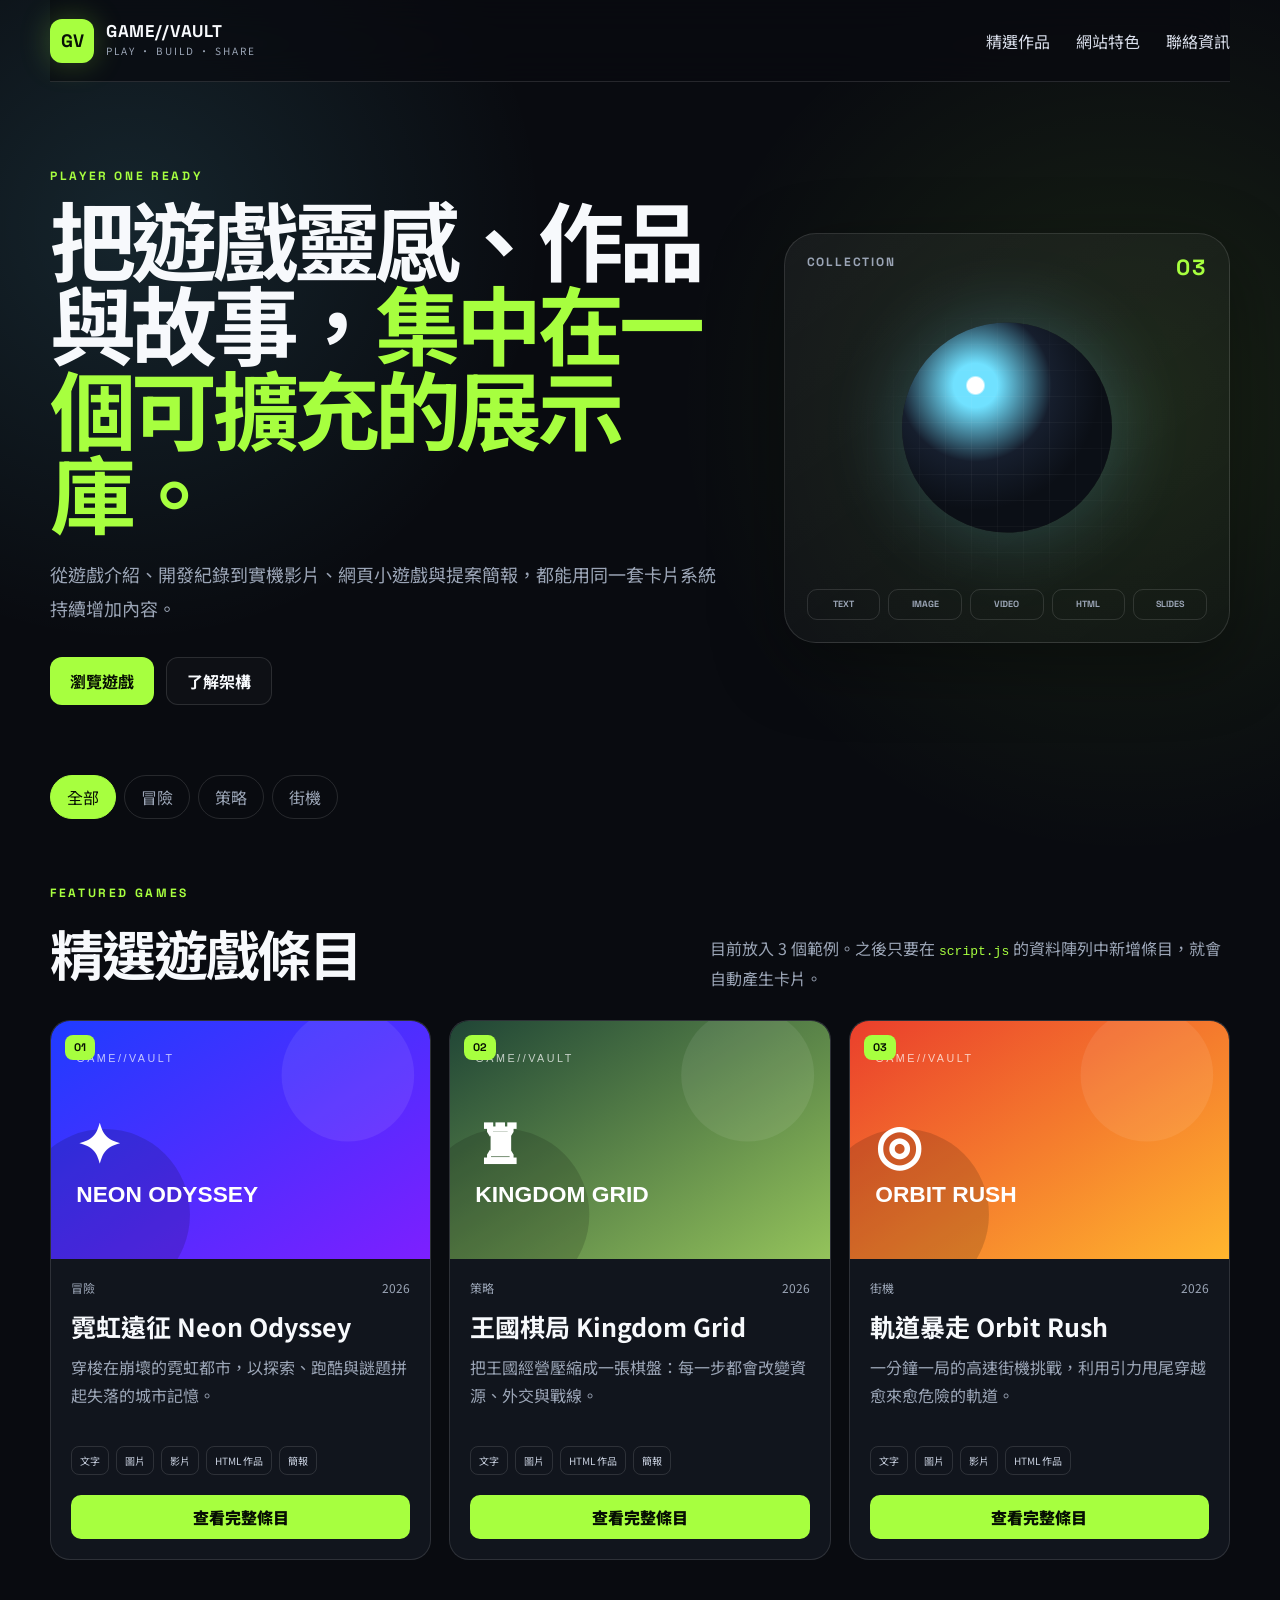
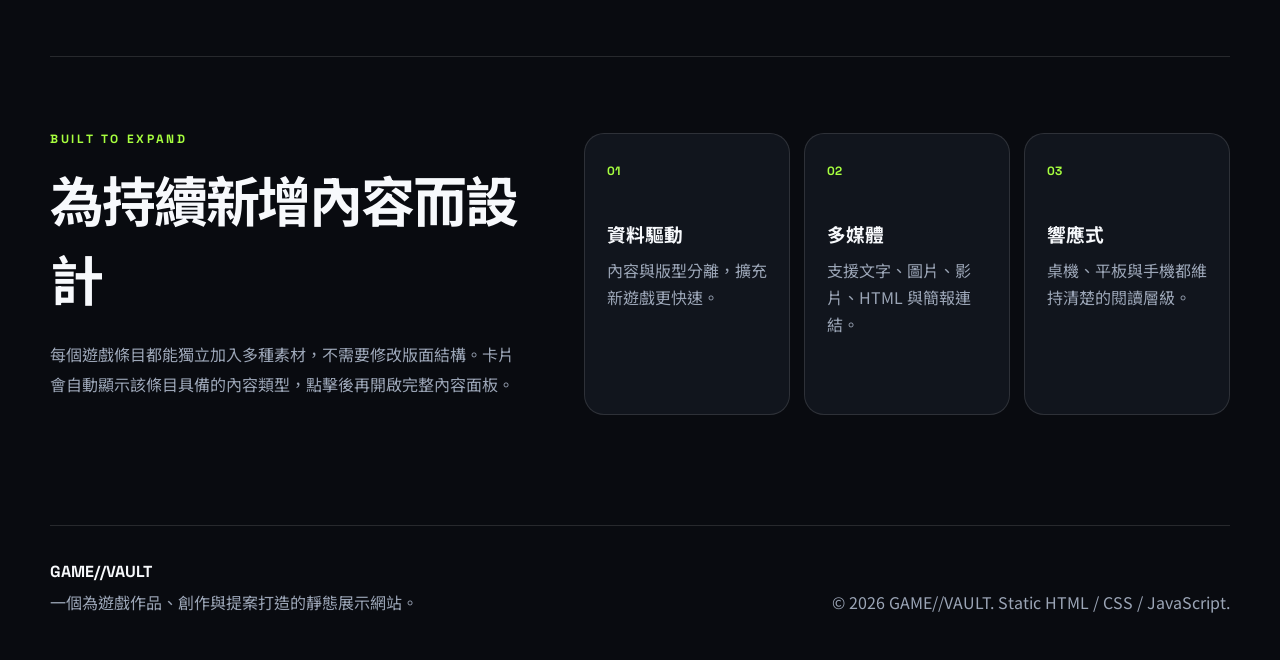
<file: index.html>
<!DOCTYPE html>
<html lang="zh-Hant">
<head>
  <meta charset="UTF-8" />
  <meta name="viewport" content="width=device-width, initial-scale=1.0" />
  <meta name="description" content="遊戲作品與內容展示網站，可擴充文字、圖片、影片、HTML 作品與簡報。" />
  <title>GAME//VAULT 遊戲展示庫</title>
  <link rel="preconnect" href="https://fonts.googleapis.com">
  <link rel="preconnect" href="https://fonts.gstatic.com" crossorigin>
  <link href="https://fonts.googleapis.com/css2?family=Noto+Sans+TC:wght@400;500;700;900&family=Space+Grotesk:wght@500;700&display=swap" rel="stylesheet">
  <link rel="stylesheet" href="styles.css" />
</head>
<body>
  <div class="page-shell">
    <header class="site-header">
      <a class="brand" href="#top" aria-label="GAME VAULT 首頁">
        <span class="brand-mark">GV</span>
        <span class="brand-copy">
          <strong>GAME//VAULT</strong>
          <small>PLAY · BUILD · SHARE</small>
        </span>
      </a>
      <button class="menu-toggle" type="button" aria-expanded="false" aria-controls="site-nav">☰</button>
      <nav class="site-nav" id="site-nav">
        <a href="#featured">精選作品</a>
        <a href="#about">網站特色</a>
        <a href="#footer">聯絡資訊</a>
      </nav>
    </header>

    <main id="top">
      <section class="hero">
        <div class="hero-copy">
          <p class="eyebrow">PLAYER ONE READY</p>
          <h1>把遊戲靈感、作品與故事，<span>集中在一個可擴充的展示庫。</span></h1>
          <p class="hero-text">從遊戲介紹、開發紀錄到實機影片、網頁小遊戲與提案簡報，都能用同一套卡片系統持續增加內容。</p>
          <div class="hero-actions">
            <a class="button primary" href="#featured">瀏覽遊戲</a>
            <a class="button ghost" href="#about">了解架構</a>
          </div>
        </div>
        <div class="hero-panel" aria-hidden="true">
          <div class="hud-line"><span>COLLECTION</span><strong>03</strong></div>
          <div class="hero-orb"></div>
          <div class="pixel-grid"></div>
          <div class="hud-stats">
            <span>TEXT</span><span>IMAGE</span><span>VIDEO</span><span>HTML</span><span>SLIDES</span>
          </div>
        </div>
      </section>

      <section class="filters" aria-label="內容篩選">
        <button class="filter-button active" data-filter="all">全部</button>
        <button class="filter-button" data-filter="adventure">冒險</button>
        <button class="filter-button" data-filter="strategy">策略</button>
        <button class="filter-button" data-filter="arcade">街機</button>
      </section>

      <section class="featured-section" id="featured">
        <div class="section-heading">
          <div>
            <p class="eyebrow">FEATURED GAMES</p>
            <h2>精選遊戲條目</h2>
          </div>
          <p>目前放入 3 個範例。之後只要在 <code>script.js</code> 的資料陣列中新增條目，就會自動產生卡片。</p>
        </div>
        <div class="game-grid" id="game-grid"></div>
      </section>

      <section class="about-section" id="about">
        <div class="about-copy">
          <p class="eyebrow">BUILT TO EXPAND</p>
          <h2>為持續新增內容而設計</h2>
          <p>每個遊戲條目都能獨立加入多種素材，不需要修改版面結構。卡片會自動顯示該條目具備的內容類型，點擊後再開啟完整內容面板。</p>
        </div>
        <div class="feature-grid">
          <article><strong>01</strong><h3>資料驅動</h3><p>內容與版型分離，擴充新遊戲更快速。</p></article>
          <article><strong>02</strong><h3>多媒體</h3><p>支援文字、圖片、影片、HTML 與簡報連結。</p></article>
          <article><strong>03</strong><h3>響應式</h3><p>桌機、平板與手機都維持清楚的閱讀層級。</p></article>
        </div>
      </section>
    </main>

    <footer id="footer">
      <div>
        <strong>GAME//VAULT</strong>
        <p>一個為遊戲作品、創作與提案打造的靜態展示網站。</p>
      </div>
      <p>© 2026 GAME//VAULT. Static HTML / CSS / JavaScript.</p>
    </footer>
  </div>

  <dialog class="game-dialog" id="game-dialog">
    <button class="dialog-close" type="button" aria-label="關閉">×</button>
    <div id="dialog-content"></div>
  </dialog>

  <script src="script.js"></script>
</body>
</html>
</file>
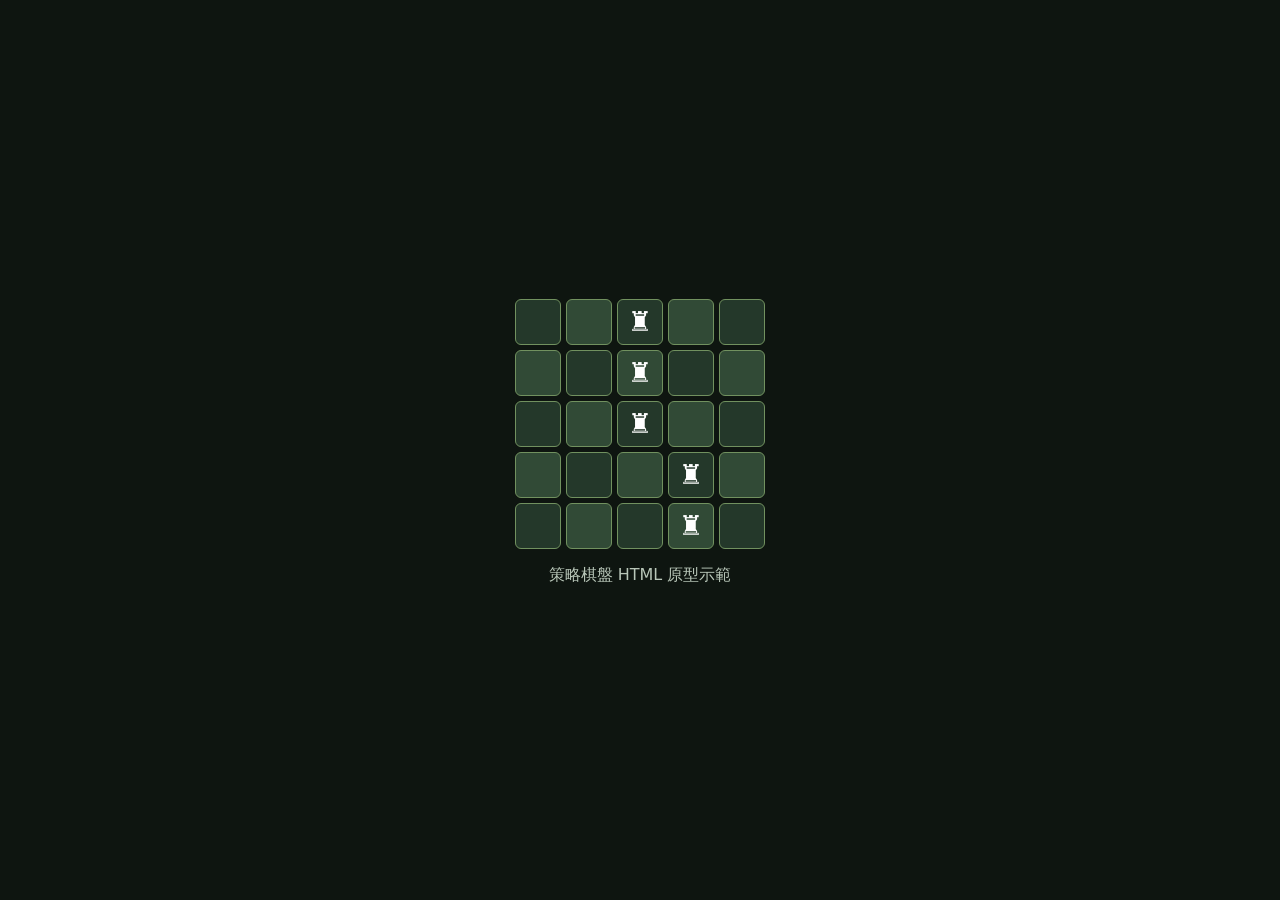
<file: demo-grid.html>
<!doctype html><html lang="zh-Hant"><meta charset="utf-8"><meta name="viewport" content="width=device-width,initial-scale=1"><title>Kingdom Grid Demo</title><style>body{margin:0;background:#0e1510;color:white;font-family:system-ui;display:grid;place-items:center;min-height:100vh}.grid{display:grid;grid-template-columns:repeat(5,46px);gap:5px}.cell{aspect-ratio:1;display:grid;place-items:center;background:#24382a;border:1px solid #71915f;border-radius:6px}.cell:nth-child(2n){background:#314a36}.piece{font-size:27px}p{color:#b8c6b8;text-align:center}</style><main><div class="grid" id="g"></div><p>策略棋盤 HTML 原型示範</p></main><script>const g=document.querySelector('#g');for(let i=0;i<25;i++){const d=document.createElement('div');d.className='cell';if([2,7,12,18,23].includes(i))d.innerHTML='<span class="piece">♜</span>';g.appendChild(d)}</script></html>
</file>
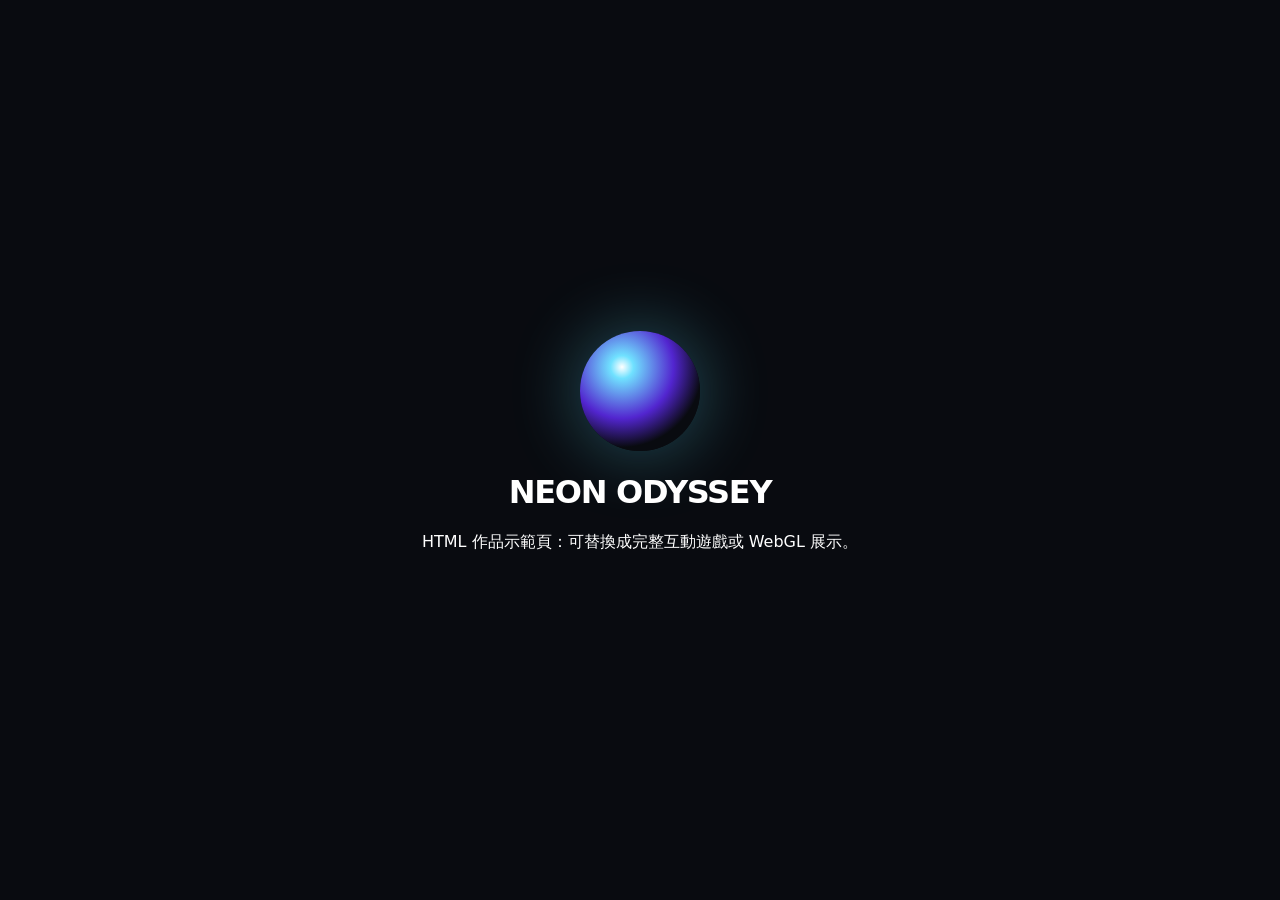
<file: demo-neon.html>
<!doctype html><html lang="zh-Hant"><meta charset="utf-8"><meta name="viewport" content="width=device-width,initial-scale=1"><title>Neon Odyssey Demo</title><style>body{margin:0;min-height:100vh;display:grid;place-items:center;background:#090b10;color:white;font-family:system-ui}.box{text-align:center;padding:32px}.orb{width:120px;height:120px;border-radius:50%;margin:auto;background:radial-gradient(circle at 35% 30%,#fff,#70e1ff 10%,#5225cf 45%,#090b10 70%);box-shadow:0 0 70px #5de7ff55;animation:pulse 2s infinite alternate}@keyframes pulse{to{transform:scale(1.12)}}h1{letter-spacing:-.04em}</style><div class="box"><div class="orb"></div><h1>NEON ODYSSEY</h1><p>HTML 作品示範頁：可替換成完整互動遊戲或 WebGL 展示。</p></div></html>
</file>
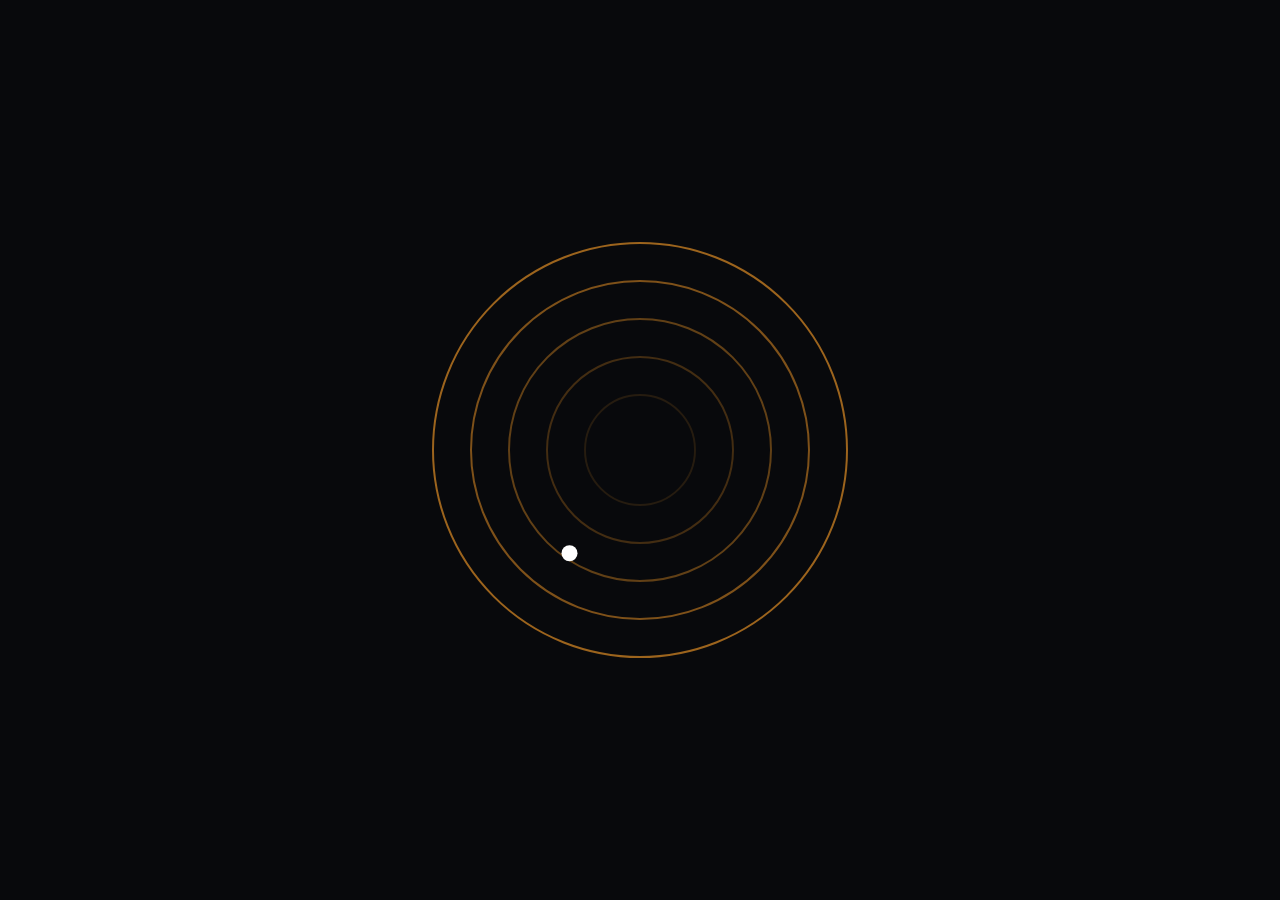
<file: demo-orbit.html>
<!doctype html><html lang="zh-Hant"><meta charset="utf-8"><meta name="viewport" content="width=device-width,initial-scale=1"><title>Orbit Rush Demo</title><style>body{margin:0;overflow:hidden;background:#08090c}canvas{display:block;width:100vw;height:100vh}</style><canvas id="c"></canvas><script>const c=document.querySelector('#c'),x=c.getContext('2d');function size(){c.width=innerWidth;c.height=innerHeight}addEventListener('resize',size);size();let t=0;function draw(){x.fillStyle='#08090c';x.fillRect(0,0,c.width,c.height);const cx=c.width/2,cy=c.height/2;for(let i=0;i<5;i++){x.strokeStyle=`rgba(255,160,40,${.12+i*.12})`;x.lineWidth=2;x.beginPath();x.arc(cx,cy,55+i*38,0,Math.PI*2);x.stroke()}const r=125;x.fillStyle='#fff';x.beginPath();x.arc(cx+Math.cos(t)*r,cy+Math.sin(t)*r,8,0,Math.PI*2);x.fill();t+=.035;requestAnimationFrame(draw)}draw()</script></html>
</file>
<file: styles.css>
:root {
  --bg: #090b10;
  --surface: #11151d;
  --surface-2: #171c27;
  --line: rgba(255,255,255,.12);
  --text: #f7f9fc;
  --muted: #9ba5b6;
  --accent: #a7ff3f;
  --accent-2: #70e1ff;
  --danger: #ff4f89;
  --radius-sm: 12px;
  --radius-md: 20px;
  --radius-lg: 32px;
  --shadow: 0 22px 70px rgba(0,0,0,.38);
  --max-width: 1180px;
}

* { box-sizing: border-box; }
html { scroll-behavior: smooth; }
body {
  margin: 0;
  min-height: 100vh;
  color: var(--text);
  background:
    radial-gradient(circle at 10% 10%, rgba(112,225,255,.12), transparent 26rem),
    radial-gradient(circle at 88% 18%, rgba(167,255,63,.10), transparent 28rem),
    var(--bg);
  font-family: "Noto Sans TC", system-ui, sans-serif;
}
a { color: inherit; text-decoration: none; }
button, input { font: inherit; }
button { cursor: pointer; }
code { color: var(--accent); }

.page-shell { width: min(100% - 32px, var(--max-width)); margin: 0 auto; }
.site-header {
  position: sticky; top: 0; z-index: 20;
  display: flex; align-items: center; justify-content: space-between;
  min-height: 82px; padding: 12px 0;
  backdrop-filter: blur(18px);
  background: rgba(9,11,16,.72);
  border-bottom: 1px solid var(--line);
}
.brand { display: inline-flex; align-items: center; gap: 12px; }
.brand-mark {
  display: grid; place-items: center; width: 44px; height: 44px;
  color: #081006; background: var(--accent); border-radius: 12px;
  font: 900 18px/1 "Space Grotesk", sans-serif;
  box-shadow: 0 0 30px rgba(167,255,63,.25);
}
.brand-copy { display: grid; gap: 3px; }
.brand-copy strong { font: 700 17px/1 "Space Grotesk", sans-serif; letter-spacing: .04em; }
.brand-copy small { color: var(--muted); font-size: 10px; letter-spacing: .2em; }
.site-nav { display: flex; gap: 26px; color: #d9deea; }
.site-nav a:hover { color: var(--accent); }
.menu-toggle { display: none; border: 1px solid var(--line); color: var(--text); background: var(--surface); border-radius: 10px; padding: 8px 11px; }

.hero {
  min-height: 620px; display: grid; grid-template-columns: 1.2fr .8fr; gap: 64px;
  align-items: center; padding: 88px 0 70px;
}
.eyebrow { margin: 0 0 14px; color: var(--accent); font: 700 12px/1 "Space Grotesk", sans-serif; letter-spacing: .22em; }
h1, h2, h3, p { margin-top: 0; }
h1 { margin-bottom: 24px; font-size: clamp(46px, 7vw, 86px); line-height: .98; letter-spacing: -.055em; }
h1 span { color: var(--accent); }
.hero-text { max-width: 680px; color: var(--muted); font-size: 18px; line-height: 1.9; }
.hero-actions { display: flex; gap: 12px; margin-top: 32px; }
.button { display: inline-flex; align-items: center; justify-content: center; min-height: 48px; padding: 0 20px; border-radius: 12px; font-weight: 700; }
.button.primary { color: #071003; background: var(--accent); }
.button.ghost { border: 1px solid var(--line); background: rgba(255,255,255,.025); }

.hero-panel {
  position: relative; min-height: 410px; overflow: hidden; padding: 22px;
  border: 1px solid var(--line); border-radius: var(--radius-lg);
  background: linear-gradient(145deg, rgba(255,255,255,.05), rgba(255,255,255,.01));
  box-shadow: var(--shadow);
}
.hud-line { display: flex; justify-content: space-between; color: var(--muted); font: 700 12px/1 "Space Grotesk", sans-serif; letter-spacing: .15em; }
.hud-line strong { color: var(--accent); font-size: 22px; }
.hero-orb { position: absolute; width: 210px; aspect-ratio: 1; left: 50%; top: 50%; transform: translate(-50%,-55%); border-radius: 50%; background: radial-gradient(circle at 35% 30%, #fff 0 4%, var(--accent-2) 5% 11%, #161e2d 38%, #0b0f16 62%); box-shadow: 0 0 80px rgba(112,225,255,.24); }
.pixel-grid { position: absolute; inset: 84px 30px 64px; opacity: .2; background-image: linear-gradient(rgba(255,255,255,.2) 1px, transparent 1px), linear-gradient(90deg, rgba(255,255,255,.2) 1px, transparent 1px); background-size: 26px 26px; mask-image: radial-gradient(circle, #000 20%, transparent 72%); }
.hud-stats { position: absolute; left: 22px; right: 22px; bottom: 22px; display: grid; grid-template-columns: repeat(5,1fr); gap: 8px; }
.hud-stats span { padding: 10px 6px; text-align: center; color: var(--muted); border: 1px solid var(--line); border-radius: 10px; font: 700 9px/1 "Space Grotesk", sans-serif; }

.filters { display: flex; gap: 8px; flex-wrap: wrap; margin: 0 0 28px; }
.filter-button { border: 1px solid var(--line); color: var(--muted); background: transparent; border-radius: 999px; padding: 9px 16px; }
.filter-button.active, .filter-button:hover { color: #071003; border-color: var(--accent); background: var(--accent); }

.featured-section { padding: 40px 0 96px; }
.section-heading { display: grid; grid-template-columns: 1fr 1fr; gap: 30px; align-items: end; margin-bottom: 28px; }
.section-heading h2, .about-copy h2 { margin-bottom: 0; font-size: clamp(34px, 5vw, 54px); letter-spacing: -.04em; }
.section-heading > p { justify-self: end; max-width: 520px; margin-bottom: 0; color: var(--muted); line-height: 1.8; }
.game-grid { display: grid; grid-template-columns: repeat(3, 1fr); gap: 18px; }
.game-card { overflow: hidden; border: 1px solid var(--line); border-radius: var(--radius-md); background: var(--surface); transition: transform .22s ease, border-color .22s ease; }
.game-card:hover { transform: translateY(-6px); border-color: rgba(167,255,63,.5); }
.game-art { position: relative; aspect-ratio: 16 / 10; overflow: hidden; background: #0d1119; }
.game-art img { width: 100%; height: 100%; object-fit: cover; display: block; transition: transform .4s ease; }
.game-card:hover .game-art img { transform: scale(1.035); }
.game-number { position: absolute; top: 14px; left: 14px; padding: 7px 9px; color: #071003; background: var(--accent); border-radius: 8px; font: 700 11px/1 "Space Grotesk", sans-serif; }
.game-body { padding: 20px; }
.game-meta { display: flex; justify-content: space-between; align-items: center; gap: 12px; margin-bottom: 12px; color: var(--muted); font-size: 12px; }
.game-body h3 { margin-bottom: 9px; font-size: 25px; }
.game-body p { min-height: 76px; color: var(--muted); line-height: 1.75; }
.media-tags { display: flex; flex-wrap: wrap; gap: 7px; margin: 17px 0 20px; }
.media-tag { padding: 6px 8px; border: 1px solid var(--line); border-radius: 8px; color: #c8d0df; font-size: 10px; }
.card-button { width: 100%; border: 0; min-height: 44px; color: #071003; background: var(--accent); border-radius: 10px; font-weight: 900; }

.about-section { display: grid; grid-template-columns: .85fr 1.15fr; gap: 56px; padding: 76px 0 110px; border-top: 1px solid var(--line); }
.about-copy p:last-child { margin-top: 22px; color: var(--muted); line-height: 1.9; }
.feature-grid { display: grid; grid-template-columns: repeat(3, 1fr); gap: 14px; }
.feature-grid article { padding: 22px; border: 1px solid var(--line); border-radius: var(--radius-md); background: var(--surface); }
.feature-grid strong { color: var(--accent); font: 700 12px/1 "Space Grotesk", sans-serif; }
.feature-grid h3 { margin: 40px 0 10px; }
.feature-grid p { margin: 0; color: var(--muted); line-height: 1.7; }

footer { display: flex; justify-content: space-between; gap: 30px; align-items: end; padding: 32px 0 46px; border-top: 1px solid var(--line); color: var(--muted); }
footer strong { color: var(--text); font-family: "Space Grotesk", sans-serif; }
footer p { margin: 8px 0 0; }

.game-dialog { width: min(900px, calc(100% - 28px)); max-height: 88vh; padding: 0; color: var(--text); background: var(--surface); border: 1px solid var(--line); border-radius: 24px; box-shadow: var(--shadow); }
.game-dialog::backdrop { background: rgba(0,0,0,.78); backdrop-filter: blur(6px); }
.dialog-close { position: sticky; float: right; top: 12px; z-index: 3; margin: 12px 12px 0 0; width: 42px; height: 42px; border: 1px solid var(--line); border-radius: 50%; color: var(--text); background: rgba(9,11,16,.85); font-size: 26px; }
.dialog-inner { padding: 34px; }
.dialog-hero { margin: -34px -34px 26px; aspect-ratio: 16 / 7; overflow: hidden; background: #090b10; }
.dialog-hero img { width: 100%; height: 100%; object-fit: cover; }
.dialog-inner h2 { font-size: clamp(32px, 5vw, 52px); margin-bottom: 12px; }
.dialog-summary { color: var(--muted); line-height: 1.85; }
.content-block { margin-top: 26px; padding-top: 22px; border-top: 1px solid var(--line); }
.content-block h3 { margin-bottom: 14px; }
.content-block p { color: var(--muted); line-height: 1.85; }
.gallery { display: grid; grid-template-columns: repeat(2,1fr); gap: 10px; }
.gallery img { width: 100%; border-radius: 12px; border: 1px solid var(--line); }
.video-frame, .html-frame { width: 100%; aspect-ratio: 16/9; border: 1px solid var(--line); border-radius: 12px; background: #080a0e; }
.resource-link { display: inline-flex; margin-right: 8px; margin-top: 8px; padding: 10px 14px; color: #071003; background: var(--accent); border-radius: 9px; font-weight: 800; }

@media (max-width: 920px) {
  .hero { grid-template-columns: 1fr; min-height: auto; padding-top: 64px; }
  .hero-panel { min-height: 320px; }
  .game-grid { grid-template-columns: 1fr 1fr; }
  .about-section { grid-template-columns: 1fr; }
  .section-heading { grid-template-columns: 1fr; }
  .section-heading > p { justify-self: start; }
}

@media (max-width: 680px) {
  .page-shell { width: min(100% - 22px, var(--max-width)); }
  .site-header { min-height: 70px; }
  .menu-toggle { display: block; }
  .site-nav { position: absolute; left: 0; right: 0; top: 70px; display: none; flex-direction: column; gap: 0; padding: 10px; border: 1px solid var(--line); border-radius: 14px; background: #0f131b; }
  .site-nav.open { display: flex; }
  .site-nav a { padding: 12px; }
  .hero { gap: 34px; padding: 48px 0 56px; }
  h1 { font-size: clamp(42px, 15vw, 68px); }
  .hero-text { font-size: 16px; }
  .hero-actions { flex-direction: column; }
  .hero-panel { min-height: 280px; border-radius: 22px; }
  .hero-orb { width: 160px; }
  .hud-stats { grid-template-columns: repeat(3,1fr); }
  .game-grid { grid-template-columns: 1fr; }
  .game-body p { min-height: 0; }
  .feature-grid { grid-template-columns: 1fr; }
  footer { flex-direction: column; align-items: flex-start; }
  .dialog-inner { padding: 22px; }
  .dialog-hero { margin: -22px -22px 22px; aspect-ratio: 16 / 9; }
  .gallery { grid-template-columns: 1fr; }
}
</file>
